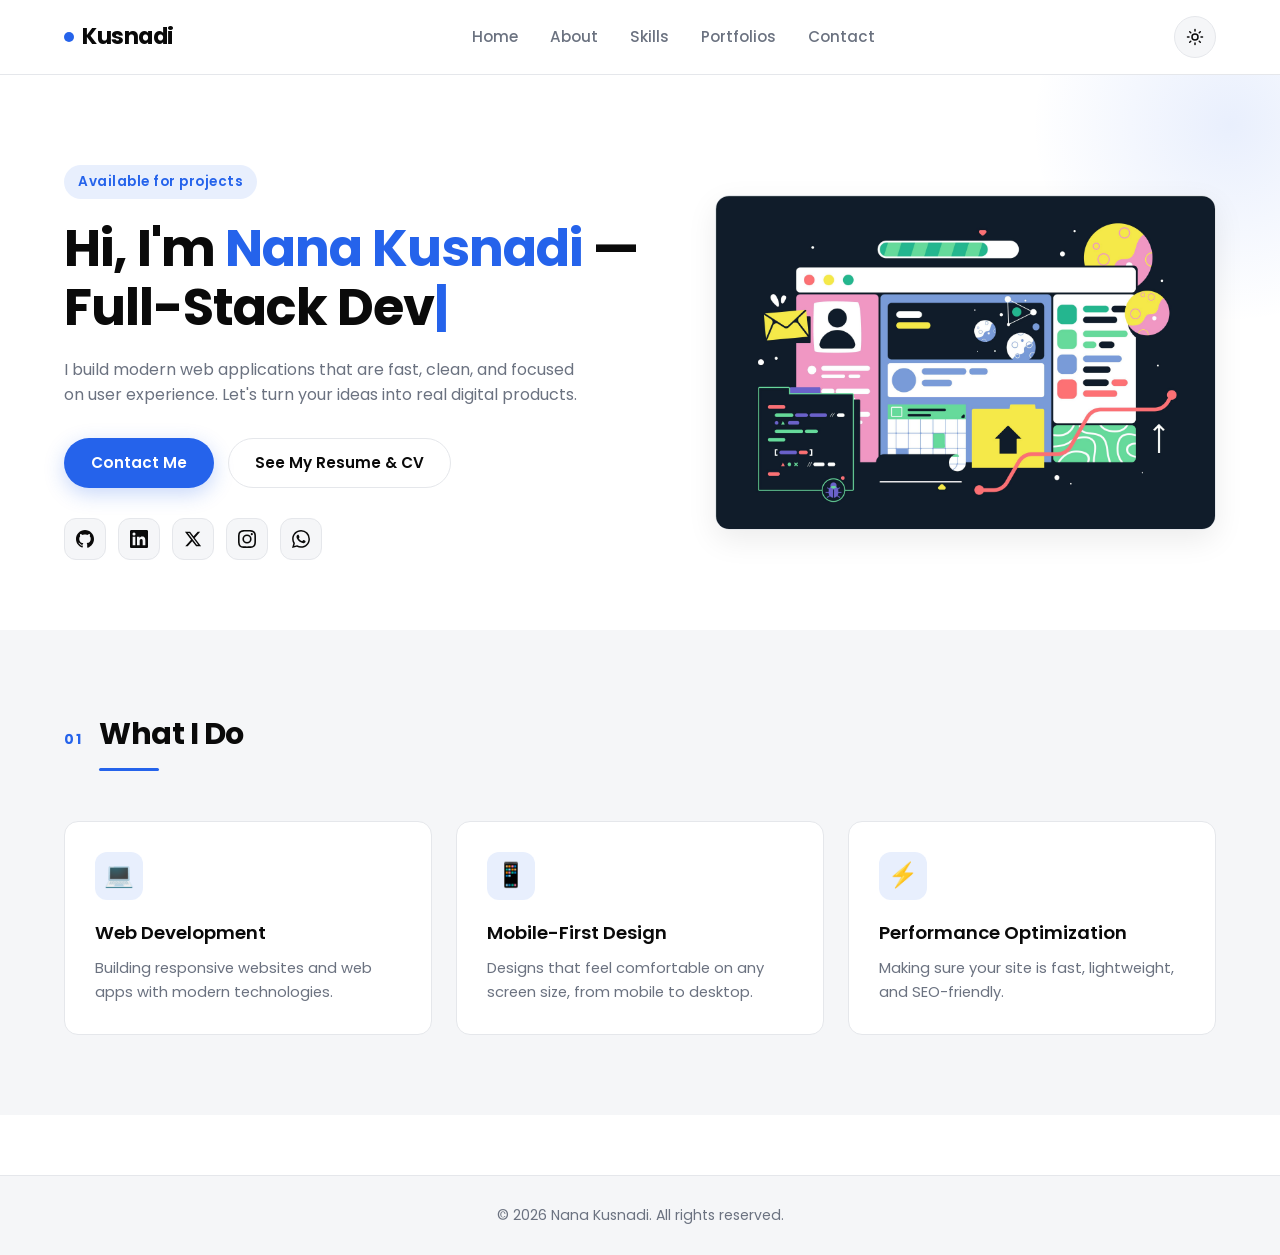
<file: index.html>
<!DOCTYPE html>
<html lang="en" data-theme="light">
<head>
    <meta charset="UTF-8">
    <meta name="viewport" content="width=device-width, initial-scale=1.0">
    <title>Nana Kusnadi — Portfolio</title>
    <link href="https://fonts.googleapis.com/css2?family=Poppins:wght@400;500;600;700&display=swap" rel="stylesheet">
    <link rel="stylesheet" href="style.css">
</head>
<body>

    <!-- ===== HEADER ===== -->
    <header class="header">
        <div class="container nav-container">
            <a href="index.html" class="logo">
                <span class="logo-dot"></span>Kusnadi
            </a>

            <nav class="navbar" id="navbar">
                <ul class="nav-links">
                    <li><a href="index.html">Home</a></li>
                    <li><a href="about.html">About</a></li>
                    <li><a href="skills.html">Skills</a></li>
                    <li><a href="portfolios.html">Portfolios</a></li>
                    <li><a href="contacts.html">Contact</a></li>
                </ul>
            </nav>

            <div class="nav-actions">
                <button class="theme-toggle" id="theme-toggle" aria-label="Toggle theme">
                    <svg class="icon-sun" viewBox="0 0 24 24" fill="none" stroke="currentColor" stroke-width="2" stroke-linecap="round" stroke-linejoin="round">
                        <circle cx="12" cy="12" r="4"/>
                        <path d="M12 2v2M12 20v2M4.93 4.93l1.41 1.41M17.66 17.66l1.41 1.41M2 12h2M20 12h2M4.93 19.07l1.41-1.41M17.66 6.34l1.41-1.41"/>
                    </svg>
                    <svg class="icon-moon" viewBox="0 0 24 24" fill="none" stroke="currentColor" stroke-width="2" stroke-linecap="round" stroke-linejoin="round">
                        <path d="M21 12.79A9 9 0 1111.21 3 7 7 0 0021 12.79z"/>
                    </svg>
                </button>

                <button class="menu-toggle" id="menu-toggle" aria-label="Open menu">
                    <span></span><span></span><span></span>
                </button>
            </div>
        </div>
    </header>

    <main>
        <!-- ===== HERO ===== -->
        <section class="hero">
            <div class="container hero-content">
                <div class="hero-text">
                    <span class="hero-label">Available for projects</span>
                    <h1>Hi, I'm <span class="accent">Nana Kusnadi</span> —<br><span id="typing-text"></span><span class="cursor">|</span></h1>
                    <p>
                        I build modern web applications that are fast, clean, and
                        focused on user experience. Let's turn your ideas into
                        real digital products.
                    </p>

                    <div class="hero-buttons">
                        <a href="contacts.html" class="btn-primary">Contact Me</a>
                        <a href="assets/resume.pdf" target="_blank" class="btn-secondary">
                            See My Resume &amp; CV
                        </a>
                    </div>

                    <div class="social-links">
                        <a href="https://github.com/Kusnadi34" target="_blank" aria-label="GitHub">
                            <svg width="18" height="18" viewBox="0 0 24 24" fill="currentColor"><path d="M12 0C5.37 0 0 5.37 0 12c0 5.3 3.438 9.8 8.205 11.385.6.113.82-.258.82-.577 0-.285-.01-1.04-.015-2.04-3.338.724-4.042-1.61-4.042-1.61C4.422 18.07 3.633 17.7 3.633 17.7c-1.087-.744.084-.729.084-.729 1.205.084 1.838 1.236 1.838 1.236 1.07 1.835 2.809 1.305 3.495.998.108-.776.417-1.305.76-1.605-2.665-.3-5.466-1.332-5.466-5.93 0-1.31.465-2.38 1.235-3.22-.135-.303-.54-1.523.105-3.176 0 0 1.005-.322 3.3 1.23.96-.267 1.98-.4 3-.405 1.02.005 2.04.138 3 .405 2.28-1.552 3.285-1.23 3.285-1.23.645 1.653.24 2.873.12 3.176.765.84 1.23 1.91 1.23 3.22 0 4.61-2.805 5.625-5.475 5.92.42.36.81 1.096.81 2.22 0 1.606-.015 2.896-.015 3.286 0 .315.21.69.825.57C20.565 21.795 24 17.295 24 12c0-6.63-5.37-12-12-12z"/></svg>
                        </a>
                        <a href="www.linkedin.com/in/nana-kusnadi" target="_blank" aria-label="LinkedIn">
                            <svg width="18" height="18" viewBox="0 0 24 24" fill="currentColor"><path d="M20.447 20.452h-3.554v-5.569c0-1.328-.027-3.037-1.852-3.037-1.853 0-2.136 1.445-2.136 2.939v5.667H9.351V9h3.414v1.561h.046c.477-.9 1.637-1.85 3.37-1.85 3.601 0 4.267 2.37 4.267 5.455v6.286zM5.337 7.433a2.062 2.062 0 01-2.063-2.065 2.064 2.064 0 112.063 2.065zm1.782 13.019H3.555V9h3.564v11.452zM22.225 0H1.771C.792 0 0 .774 0 1.729v20.542C0 23.227.792 24 1.771 24h20.451C23.2 24 24 23.227 24 22.271V1.729C24 .774 23.2 0 22.222 0h.003z"/></svg>
                        </a>
                        <a href="https://x.com/NanaKusnadi14" target="_blank" aria-label="Twitter">
                            <svg width="18" height="18" viewBox="0 0 24 24" fill="currentColor"><path d="M18.244 2.25h3.308l-7.227 8.26 8.502 11.24H16.17l-5.214-6.817L4.99 21.75H1.68l7.73-8.835L1.254 2.25H8.08l4.713 6.231zm-1.161 17.52h1.833L7.084 4.126H5.117z"/></svg>
                        </a>
                        <a href="https://www.instagram.com/nanakusnadi035?igsi=ZGUzMzM3NWJiOQ==" target="_blank" aria-label="Instagram">
                            <svg width="18" height="18" viewBox="0 0 24 24" fill="currentColor"><path d="M12 2.163c3.204 0 3.584.012 4.85.07 3.252.148 4.771 1.691 4.919 4.919.058 1.265.069 1.645.069 4.849 0 3.205-.012 3.584-.069 4.849-.149 3.225-1.664 4.771-4.919 4.919-1.266.058-1.644.07-4.85.07-3.204 0-3.584-.012-4.849-.07-3.26-.149-4.771-1.699-4.919-4.92-.058-1.265-.07-1.644-.07-4.849 0-3.204.013-3.583.07-4.849.149-3.227 1.664-4.771 4.919-4.919 1.266-.057 1.645-.069 4.849-.069zM12 0C8.741 0 8.333.014 7.053.072 2.695.272.273 2.69.073 7.052.014 8.333 0 8.741 0 12c0 3.259.014 3.668.072 4.948.2 4.358 2.618 6.78 6.98 6.98C8.333 23.986 8.741 24 12 24c3.259 0 3.668-.014 4.948-.072 4.354-.2 6.782-2.618 6.979-6.98.059-1.28.073-1.689.073-4.948 0-3.259-.014-3.667-.072-4.947-.196-4.354-2.617-6.78-6.979-6.98C15.668.014 15.259 0 12 0zm0 5.838a6.162 6.162 0 100 12.324 6.162 6.162 0 000-12.324zM12 16a4 4 0 110-8 4 4 0 010 8zm6.406-11.845a1.44 1.44 0 100 2.881 1.44 1.44 0 000-2.881z"/></svg>
                        </a>
                        <a href="https://wa.me/6283116494947?text=Halo%20Nana%2C%20saya%20tertarik%20dengan%20portofolio%20Anda" target="_blank" aria-label="WhatsApp">
                            <svg width="18" height="18" viewBox="0 0 24 24" fill="currentColor"><path d="M17.472 14.382c-.297-.149-1.758-.867-2.03-.967-.273-.099-.471-.148-.67.15-.197.297-.767.966-.94 1.164-.173.199-.347.223-.644.075-.297-.15-1.255-.463-2.39-1.475-.883-.788-1.48-1.761-1.653-2.059-.173-.297-.018-.458.13-.606.134-.133.298-.347.446-.52.149-.174.198-.298.298-.497.099-.198.05-.371-.025-.52-.075-.149-.669-1.612-.916-2.207-.242-.579-.487-.5-.669-.51-.173-.008-.371-.01-.57-.01-.198 0-.52.074-.792.372-.272.297-1.04 1.016-1.04 2.479 0 1.462 1.065 2.875 1.213 3.074.149.198 2.096 3.2 5.077 4.487.709.306 1.262.489 1.694.625.712.227 1.36.195 1.871.118.571-.085 1.758-.719 2.006-1.413.248-.694.248-1.289.173-1.413-.074-.124-.272-.198-.57-.347m-5.421 7.403h-.004a9.87 9.87 0 01-5.031-1.378l-.361-.214-3.741.982.998-3.648-.235-.374a9.86 9.86 0 01-1.51-5.26c.001-5.45 4.436-9.884 9.888-9.884 2.64 0 5.122 1.03 6.988 2.898a9.825 9.825 0 012.893 6.994c-.003 5.45-4.437 9.884-9.885 9.884m8.413-18.297A11.815 11.815 0 0012.05 0C5.495 0 .16 5.335.157 11.892c0 2.096.547 4.142 1.588 5.945L.057 24l6.305-1.654a11.882 11.882 0 005.683 1.448h.005c6.554 0 11.89-5.335 11.893-11.893a11.821 11.821 0 00-3.48-8.413Z"/></svg>
                        </a>
                    </div>
                </div>

                <div class="hero-image">
                    <img src="assets/5213655.jpg" alt="Abstract digital illustration">
                </div>
            </div>
        </section>

        <!-- ===== WHAT I DO ===== -->
        <section class="section section-alt">
            <div class="container">
                <div class="section-head reveal">
                    <span class="section-num">01</span>
                    <h2 class="section-title">What I Do</h2>
                </div>
                <div class="grid-3">
                    <div class="card reveal">
                        <div class="icon">💻</div>
                        <h3>Web Development</h3>
                        <p>Building responsive websites and web apps with modern technologies.</p>
                    </div>
                    <div class="card reveal">
                        <div class="icon">📱</div>
                        <h3>Mobile-First Design</h3>
                        <p>Designs that feel comfortable on any screen size, from mobile to desktop.</p>
                    </div>
                    <div class="card reveal">
                        <div class="icon">⚡</div>
                        <h3>Performance Optimization</h3>
                        <p>Making sure your site is fast, lightweight, and SEO-friendly.</p>
                    </div>
                </div>
            </div>
        </section>
    </main>

    <footer class="footer">
        <div class="container">
            <p>&copy; 2026 Nana Kusnadi. All rights reserved.</p>
        </div>
    </footer>

    <script src="script.js"></script>
</body>
</html>
</file>
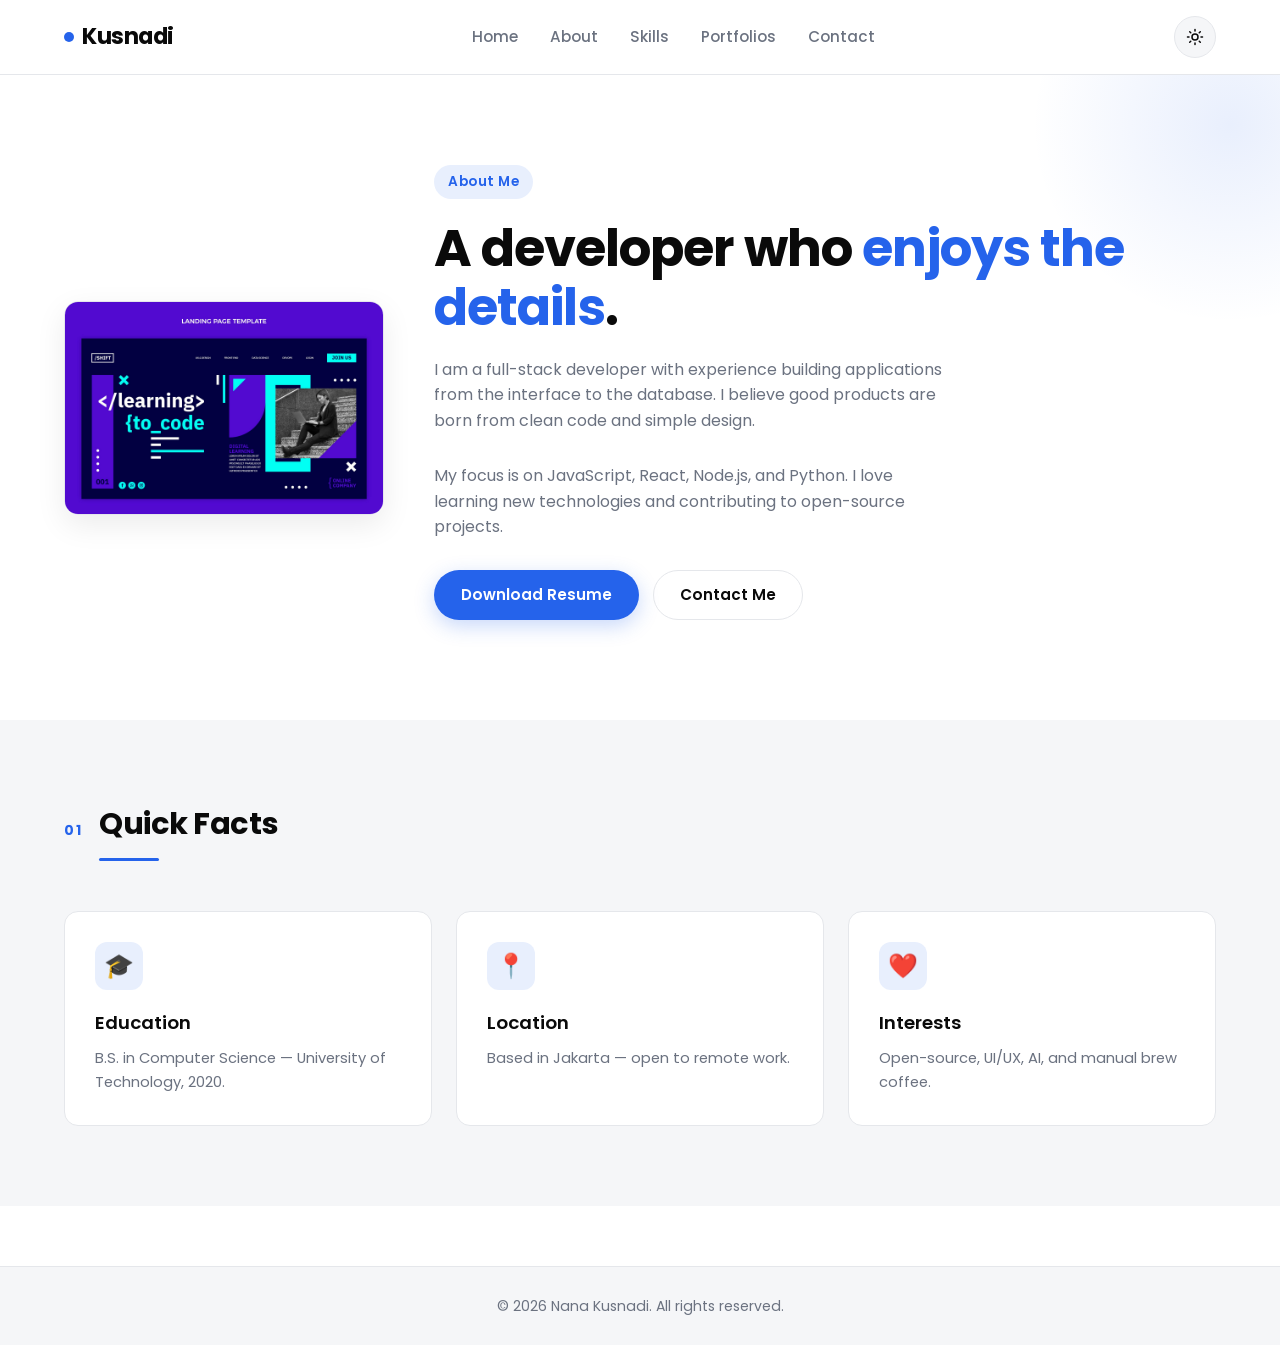
<file: about.html>
<!DOCTYPE html>
<html lang="en" data-theme="light">
<head>
    <meta charset="UTF-8">
    <meta name="viewport" content="width=device-width, initial-scale=1.0">
    <title>About — Nana Kusnadi</title>
    <link href="https://fonts.googleapis.com/css2?family=Poppins:wght@400;500;600;700&display=swap" rel="stylesheet">
    <link rel="stylesheet" href="style.css">
</head>
<body>

    <header class="header">
        <div class="container nav-container">
            <a href="index.html" class="logo"><span class="logo-dot"></span>Kusnadi</a>
            <nav class="navbar" id="navbar">
                <ul class="nav-links">
                    <li><a href="index.html">Home</a></li>
                    <li><a href="about.html">About</a></li>
                    <li><a href="skills.html">Skills</a></li>
                    <li><a href="portfolios.html">Portfolios</a></li>
                    <li><a href="contacts.html">Contact</a></li>
                </ul>
            </nav>
            <div class="nav-actions">
                <button class="theme-toggle" id="theme-toggle" aria-label="Toggle theme">
                    <svg class="icon-sun" viewBox="0 0 24 24" fill="none" stroke="currentColor" stroke-width="2" stroke-linecap="round" stroke-linejoin="round"><circle cx="12" cy="12" r="4"/><path d="M12 2v2M12 20v2M4.93 4.93l1.41 1.41M17.66 17.66l1.41 1.41M2 12h2M20 12h2M4.93 19.07l1.41-1.41M17.66 6.34l1.41-1.41"/></svg>
                    <svg class="icon-moon" viewBox="0 0 24 24" fill="none" stroke="currentColor" stroke-width="2" stroke-linecap="round" stroke-linejoin="round"><path d="M21 12.79A9 9 0 1111.21 3 7 7 0 0021 12.79z"/></svg>
                </button>
                <button class="menu-toggle" id="menu-toggle" aria-label="Open menu"><span></span><span></span><span></span></button>
            </div>
        </div>
    </header>

    <main>
        <section class="hero">
            <div class="container hero-content">
                <div class="hero-image" style="flex: 0 0 320px;">
                    <img src="assets/6141971.jpg" alt="Landing page template design">
                </div>
                <div class="hero-text">
                    <span class="hero-label">About Me</span>
                    <h1>A developer who <span class="accent">enjoys the details</span>.</h1>
                    <p>
                        I am a full-stack developer with experience building applications
                        from the interface to the database. I believe good products are
                        born from clean code and simple design.
                    </p>
                    <p>
                        My focus is on JavaScript, React, Node.js, and Python.
                        I love learning new technologies and contributing to
                        open-source projects.
                    </p>
                    <div class="hero-buttons">
                        <a href="assets/resume.pdf" target="_blank" class="btn-primary">Download Resume</a>
                        <a href="contacts.html" class="btn-secondary">Contact Me</a>
                    </div>
                </div>
            </div>
        </section>

        <section class="section section-alt">
            <div class="container">
                <div class="section-head reveal">
                    <span class="section-num">01</span>
                    <h2 class="section-title">Quick Facts</h2>
                </div>
                <div class="grid-3">
                    <div class="card reveal">
                        <div class="icon">🎓</div>
                        <h3>Education</h3>
                        <p>B.S. in Computer Science — University of Technology, 2020.</p>
                    </div>
                    <div class="card reveal">
                        <div class="icon">📍</div>
                        <h3>Location</h3>
                        <p>Based in Jakarta — open to remote work.</p>
                    </div>
                    <div class="card reveal">
                        <div class="icon">❤️</div>
                        <h3>Interests</h3>
                        <p>Open-source, UI/UX, AI, and manual brew coffee.</p>
                    </div>
                </div>
            </div>
        </section>
    </main>

    <footer class="footer"><div class="container"><p>&copy; 2026 Nana Kusnadi. All rights reserved.</p></div></footer>
    <script src="script.js"></script>
</body>
</html>
</file>
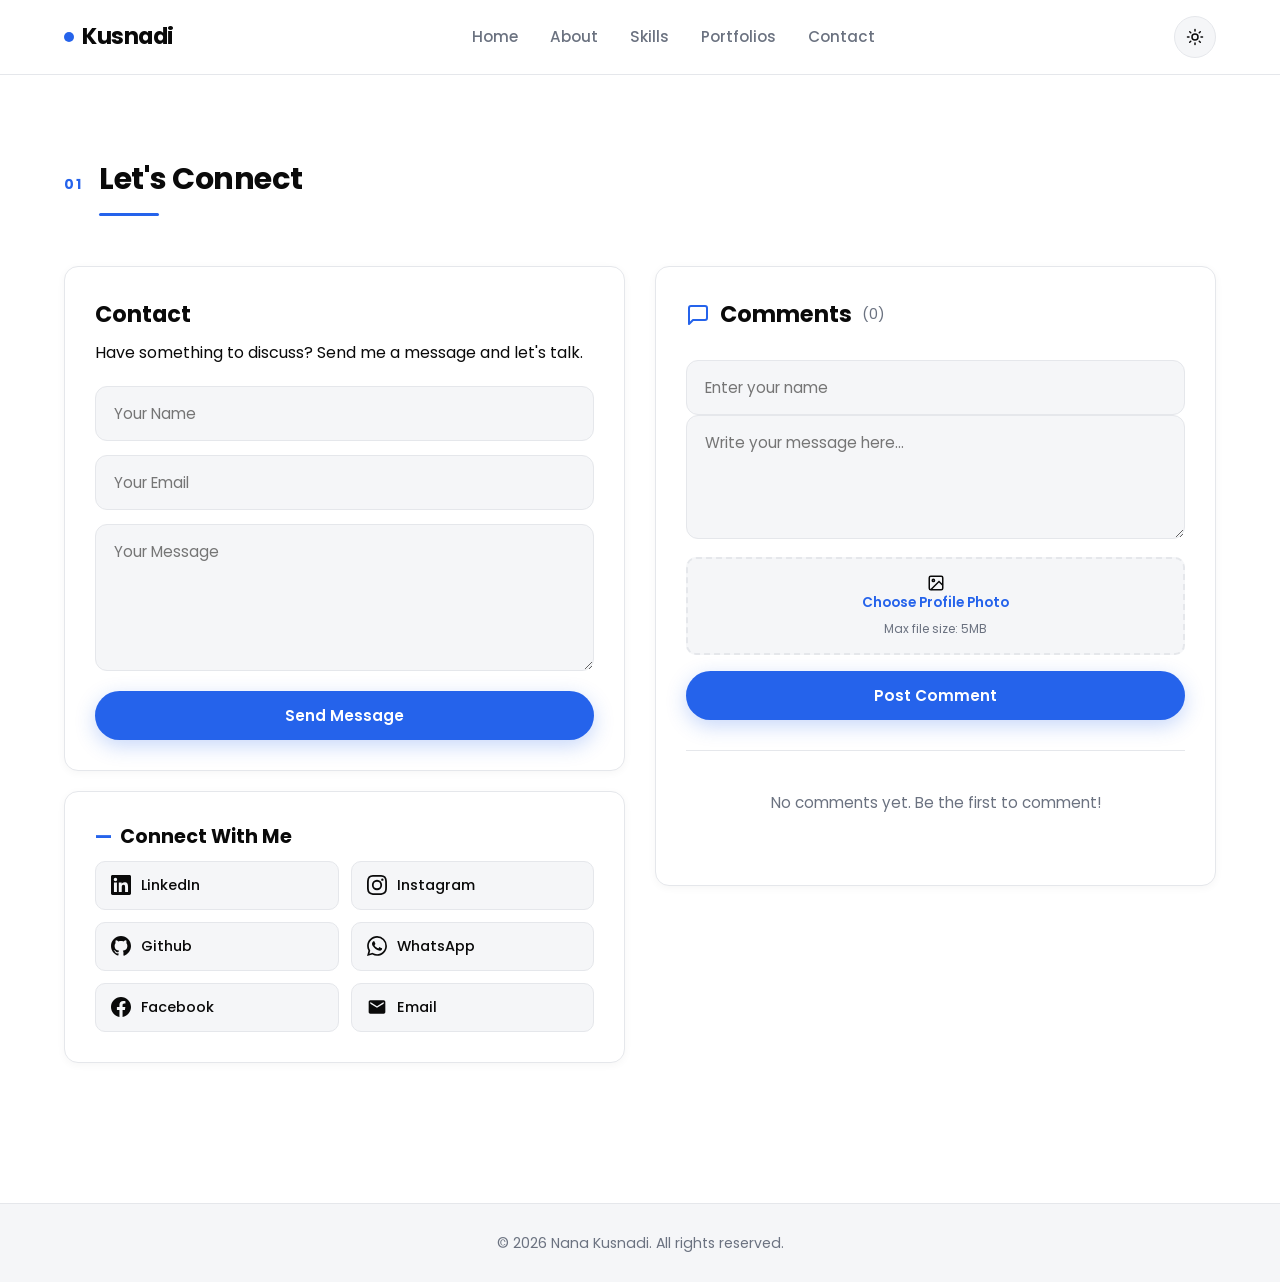
<file: contacts.html>
<!DOCTYPE html>
<html lang="en" data-theme="light">
<head>
    <meta charset="UTF-8">
    <meta name="viewport" content="width=device-width, initial-scale=1.0">
    <title>Contact — Nana Kusnadi</title>
    <link href="https://fonts.googleapis.com/css2?family=Poppins:wght@400;500;600;700&display=swap" rel="stylesheet">
    <link rel="stylesheet" href="style.css">
</head>
<body>

    <header class="header">
        <div class="container nav-container">
            <a href="index.html" class="logo"><span class="logo-dot"></span>Kusnadi</a>
            <nav class="navbar" id="navbar">
                <ul class="nav-links">
                    <li><a href="index.html">Home</a></li>
                    <li><a href="about.html">About</a></li>
                    <li><a href="skills.html">Skills</a></li>
                    <li><a href="portfolios.html">Portfolios</a></li>
                    <li><a href="contacts.html">Contact</a></li>
                </ul>
            </nav>
            <div class="nav-actions">
                <button class="theme-toggle" id="theme-toggle" aria-label="Toggle theme">
                    <svg class="icon-sun" viewBox="0 0 24 24" fill="none" stroke="currentColor" stroke-width="2" stroke-linecap="round" stroke-linejoin="round"><circle cx="12" cy="12" r="4"/><path d="M12 2v2M12 20v2M4.93 4.93l1.41 1.41M17.66 17.66l1.41 1.41M2 12h2M20 12h2M4.93 19.07l1.41-1.41M17.66 6.34l1.41-1.41"/></svg>
                    <svg class="icon-moon" viewBox="0 0 24 24" fill="none" stroke="currentColor" stroke-width="2" stroke-linecap="round" stroke-linejoin="round"><path d="M21 12.79A9 9 0 1111.21 3 7 7 0 0021 12.79z"/></svg>
                </button>
                <button class="menu-toggle" id="menu-toggle" aria-label="Open menu"><span></span><span></span><span></span></button>
            </div>
        </div>
    </header>

    <main>
        <section class="section">
            <div class="container">
                <div class="section-head reveal">
                    <span class="section-num">01</span>
                    <h2 class="section-title">Let's Connect</h2>
                </div>

                <!-- Two-Column Layout Grid -->
                <div class="contact-grid">
                    
                    <!-- LEFT COLUMN: Contact Form & Connect With Me -->
                    <div class="contact-column reveal">
                        <div class="contact-card mb-2">
                            <h3>Contact</h3>
                            <p class="text-muted mb-2">
                                Have something to discuss? Send me a message and let's talk.
                            </p>
                            
                            <!-- Contact Form -->
                            <form class="contact-form" id="contactForm">
                                <input type="text" placeholder="Your Name" required>
                                <input type="email" placeholder="Your Email" required>
                                <textarea rows="5" placeholder="Your Message" required></textarea>
                                <button type="submit" class="btn-primary">Send Message</button>
                            </form>
                        </div>

                        <!-- Connect With Me Section -->
                        <div class="contact-card">
                            <h3 class="mb-2" style="font-size: 1.2rem; display: flex; align-items: center; gap: 8px;">
                                <span style="color: var(--blue);">—</span> Connect With Me
                            </h3>
                            <div class="social-grid">
                                <!-- LinkedIn -->
                                <a href="https://www.linkedin.com/in/nana-kusnadi?trk=contact-info" target="_blank" class="social-btn">
                                    <svg width="20" height="20" viewBox="0 0 24 24" fill="currentColor"><path d="M20.447 20.452h-3.554v-5.569c0-1.328-.027-3.037-1.852-3.037-1.853 0-2.136 1.445-2.136 2.939v5.667H9.351V9h3.414v1.561h.046c.477-.9 1.637-1.85 3.37-1.85 3.601 0 4.267 2.37 4.267 5.455v6.286zM5.337 7.433a2.062 2.062 0 01-2.063-2.065 2.064 2.064 0 112.063 2.065zm1.782 13.019H3.555V9h3.564v11.452zM22.225 0H1.771C.792 0 0 .774 0 1.729v20.542C0 23.227.792 24 1.771 24h20.451C23.2 24 24 23.227 24 22.271V1.729C24 .774 23.2 0 22.222 0h.003z"/></svg>
                                    <span>LinkedIn</span>
                                </a>
                                <!-- Instagram -->
                                <a href="https://www.instagram.com/nanakusnadi035?igsi=ZGUzMzM3NWJiOQ==" target="_blank" class="social-btn">
                                    <svg width="20" height="20" viewBox="0 0 24 24" fill="currentColor"><path d="M12 2.163c3.204 0 3.584.012 4.85.07 3.252.148 4.771 1.691 4.919 4.919.058 1.265.069 1.645.069 4.849 0 3.205-.012 3.584-.069 4.849-.149 3.225-1.664 4.771-4.919 4.919-1.266.058-1.644.07-4.85.07-3.204 0-3.584-.012-4.849-.07-3.26-.149-4.771-1.699-4.919-4.92-.058-1.265-.07-1.644-.07-4.849 0-3.204.013-3.583.07-4.849.149-3.227 1.664-4.771 4.919-4.919 1.266-.057 1.645-.069 4.849-.069zM12 0C8.741 0 8.333.014 7.053.072 2.695.272.273 2.69.073 7.052.014 8.333 0 8.741 0 12c0 3.259.014 3.668.072 4.948.2 4.358 2.618 6.78 6.98 6.98C8.333 23.986 8.741 24 12 24c3.259 0 3.668-.014 4.948-.072 4.354-.2 6.782-2.618 6.979-6.98.059-1.28.073-1.689.073-4.948 0-3.259-.014-3.667-.072-4.947-.196-4.354-2.617-6.78-6.979-6.98C15.668.014 15.259 0 12 0zm0 5.838a6.162 6.162 0 100 12.324 6.162 6.162 0 000-12.324zM12 16a4 4 0 110-8 4 4 0 010 8zm6.406-11.845a1.44 1.44 0 100 2.881 1.44 1.44 0 000-2.881z"/></svg>
                                    <span>Instagram</span>
                                </a>
                                <!-- Github -->
                                <a href="https://github.com/Kusnadi34" target="_blank" class="social-btn">
                                    <svg width="20" height="20" viewBox="0 0 24 24" fill="currentColor"><path d="M12 0C5.37 0 0 5.37 0 12c0 5.3 3.438 9.8 8.205 11.385.6.113.82-.258.82-.577 0-.285-.01-1.04-.015-2.04-3.338.724-4.042-1.61-4.042-1.61C4.422 18.07 3.633 17.7 3.633 17.7c-1.087-.744.084-.729.084-.729 1.205.084 1.838 1.236 1.838 1.236 1.07 1.835 2.809 1.305 3.495.998.108-.776.417-1.305.76-1.605-2.665-.3-5.466-1.332-5.466-5.93 0-1.31.465-2.38 1.235-3.22-.135-.303-.54-1.523.105-3.176 0 0 1.005-.322 3.3 1.23.96-.267 1.98-.4 3-.405 1.02.005 2.04.138 3 .405 2.28-1.552 3.285-1.23 3.285-1.23.645 1.653.24 2.873.12 3.176.765.84 1.23 1.91 1.23 3.22 0 4.61-2.805 5.625-5.475 5.92.42.36.81 1.096.81 2.22 0 1.606-.015 2.896-.015 3.286 0 .315.21.69.825.57C20.565 21.795 24 17.295 24 12c0-6.63-5.37-12-12-12z"/></svg>
                                    <span>Github</span>
                                </a>
                                <!-- WhatsApp -->
                                <a href="https://wa.me/6283116494947?text=Halo%20Nana%2C%20saya%20tertarik%20dengan%20portofolio%20Anda" target="_blank" class="social-btn">
                                    <svg width="20" height="20" viewBox="0 0 24 24" fill="currentColor"><path d="M17.472 14.382c-.297-.149-1.758-.867-2.03-.967-.273-.099-.471-.148-.67.15-.197.297-.767.966-.94 1.164-.173.199-.347.223-.644.075-.297-.15-1.255-.463-2.39-1.475-.883-.788-1.48-1.761-1.653-2.059-.173-.297-.018-.458.13-.606.134-.133.298-.347.446-.52.149-.174.198-.298.298-.497.099-.198.05-.371-.025-.52-.075-.149-.669-1.612-.916-2.207-.242-.579-.487-.5-.669-.51-.173-.008-.371-.01-.57-.01-.198 0-.52.074-.792.372-.272.297-1.04 1.016-1.04 2.479 0 1.462 1.065 2.875 1.213 3.074.149.198 2.096 3.2 5.077 4.487.709.306 1.262.489 1.694.625.712.227 1.36.195 1.871.118.571-.085 1.758-.719 2.006-1.413.248-.694.248-1.289.173-1.413-.074-.124-.272-.198-.57-.347m-5.421 7.403h-.004a9.87 9.87 0 01-5.031-1.378l-.361-.214-3.741.982.998-3.648-.235-.374a9.86 9.86 0 01-1.51-5.26c.001-5.45 4.436-9.884 9.888-9.884 2.64 0 5.122 1.03 6.988 2.898a9.825 9.825 0 012.893 6.994c-.003 5.45-4.437 9.884-9.885 9.884m8.413-18.297A11.815 11.815 0 0012.05 0C5.495 0 .16 5.335.157 11.892c0 2.096.547 4.142 1.588 5.945L.057 24l6.305-1.654a11.882 11.882 0 005.683 1.448h.005c6.554 0 11.89-5.335 11.893-11.893a11.821 11.821 0 00-3.48-8.413Z"/></svg>
                                    <span>WhatsApp</span>
                                </a>
                                <!-- Facebook -->
                                <a href="https://m.facebook.com/nana.kusnadi.1656" target="_blank" class="social-btn">
                                    <svg width="20" height="20" viewBox="0 0 24 24" fill="currentColor"><path d="M24 12.073c0-6.627-5.373-12-12-12s-12 5.373-12 12c0 5.99 4.388 10.954 10.125 11.854v-8.385H7.078v-3.47h3.047V9.43c0-3.007 1.792-4.669 4.533-4.669 1.312 0 2.686.235 2.686.235v2.953H15.83c-1.491 0-1.956.925-1.956 1.874v2.25h3.328l-.532 3.47h-2.796v8.385C19.612 23.027 24 18.062 24 12.073z"/></svg>
                                    <span>Facebook</span>
                                </a>
                                <!-- EMAIL -->
                                <a href="mailto:nanakusnadi035@gmail.com" class="social-btn">
                                    <svg width="20" height="20" viewBox="0 0 24 24" fill="currentColor"><path d="M20 4H4c-1.1 0-1.99.9-1.99 2L2 18c0 1.1.9 2 2 2h16c1.1 0 2-.9 2-2V6c0-1.1-.9-2-2-2zm0 4l-8 5-8-5V6l8 5 8-5v2z"/></svg>
                                    <span>Email</span>
                                </a>
                            </div>
                        </div>
                    </div>

                    <!-- RIGHT COLUMN: Comments Section -->
                    <div class="contact-column reveal">
                        <div class="contact-card" style="">
                            <div style="display: flex; justify-content: space-between; align-items: center; margin-bottom: 20px;">
                                <h3 style="font-size: 1.4rem; display: flex; align-items: center; gap: 10px;">
                                    <svg width="24" height="24" viewBox="0 0 24 24" fill="none" stroke="var(--blue)" stroke-width="2" stroke-linecap="round" stroke-linejoin="round"><path d="M21 15a2 2 0 0 1-2 2H7l-4 4V5a2 2 0 0 1 2-2h14a2 2 0 0 1 2 2z"/></svg>
                                    Comments <span style="font-size: 0.9rem; font-weight: 400; color: var(--text-muted);">(0)</span>
                                </h3>
                            </div>
                            
                            <!-- Comment Form -->
                            <form class="comment-form" id="commentForm" style="margin-bottom: 30px;">
                                <input type="text" placeholder="Enter your name" required>
                                <textarea rows="4" placeholder="Write your message here..." required></textarea>
                                <div class="file-upload">
                                    <label for="commentPhoto" class="file-label">
                                        <svg width="18" height="18" viewBox="0 0 24 24" fill="none" stroke="currentColor" stroke-width="2"><rect x="3" y="3" width="18" height="18" rx="2" ry="2"/><circle cx="8.5" cy="8.5" r="1.5"/><polyline points="21 15 16 10 5 21"/></svg>
                                        <span>Choose Profile Photo</span>
                                        <small>Max file size: 5MB</small>
                                    </label>
                                    <input type="file" id="commentPhoto" accept="image/*" style="display: none;">
                                </div>
                                <button type="submit" class="btn-primary">Post Comment</button>
                            </form>

                            <!-- Empty Comments List -->
                            <div style="text-align: center; padding: 40px 0; border-top: 1px solid var(--border);">
                                <p style="color: var(--text-muted); font-size: 0.95rem;">No comments yet. Be the first to comment!</p>
                            </div>
                        </div>
                    </div>

                </div>
            </div>
        </section>
    </main>

    <footer class="footer"><div class="container"><p>&copy; 2026 Nana Kusnadi. All rights reserved.</p></div></footer>
    <script src="script.js"></script>
</body>
</html>
</file>
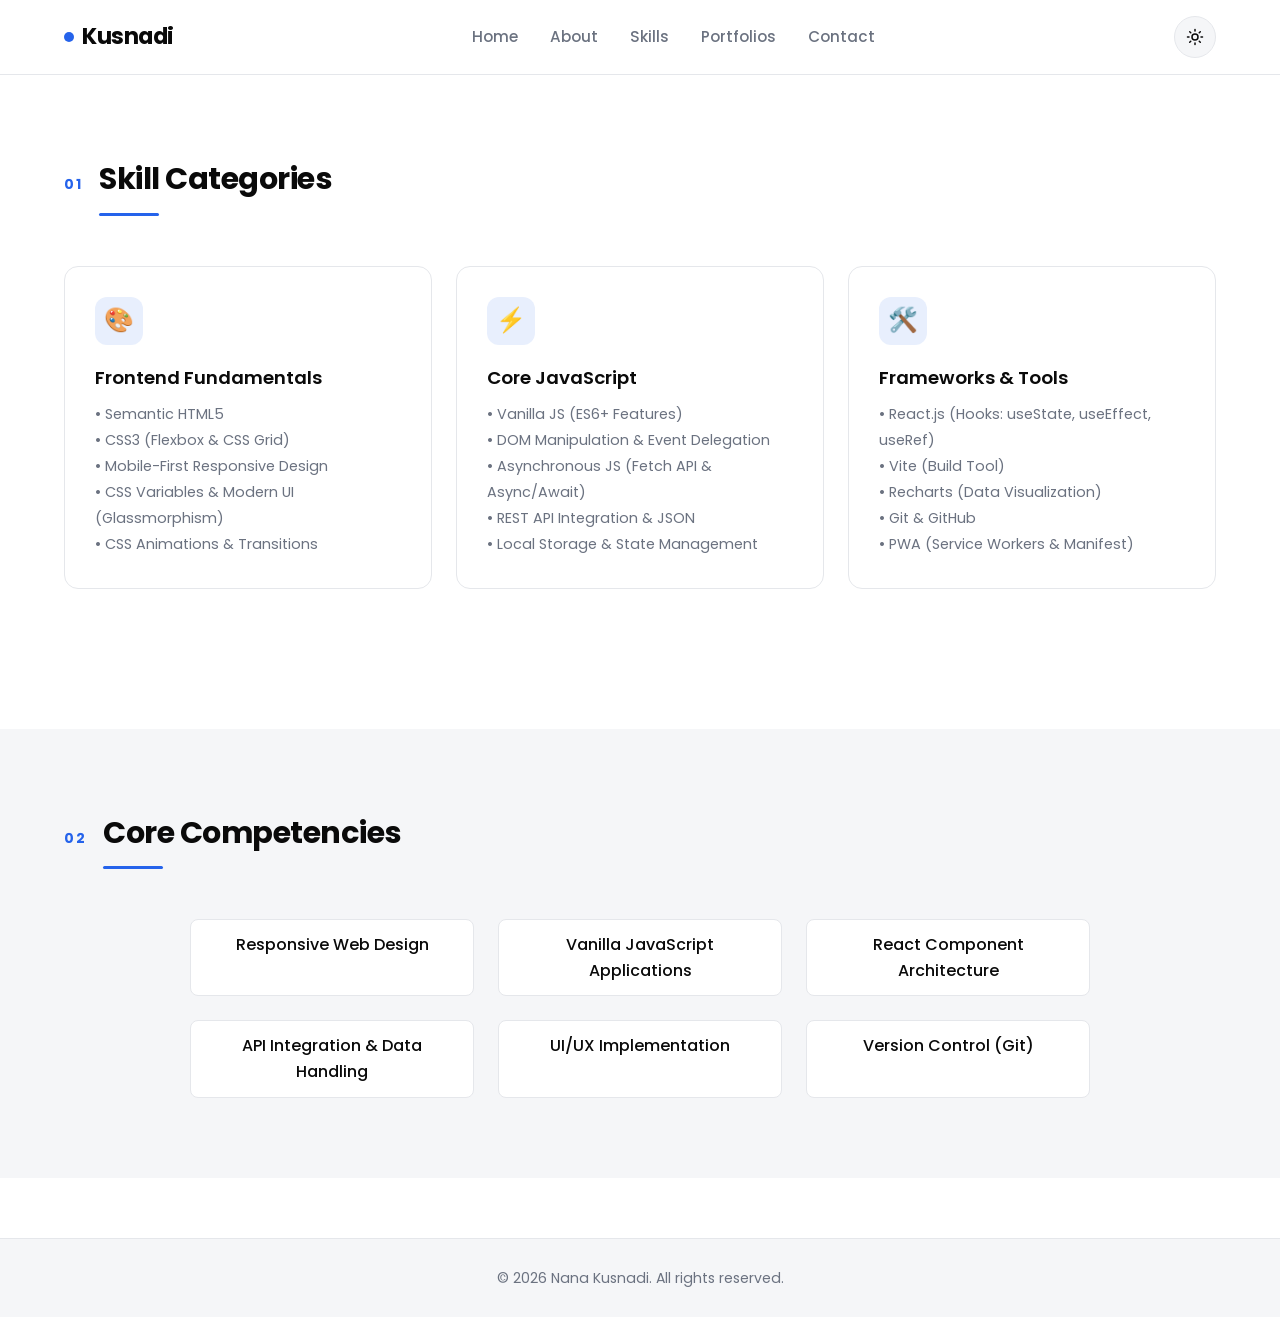
<file: skills.html>
<!DOCTYPE html>
<html lang="en" data-theme="light">
<head>
    <meta charset="UTF-8">
    <meta name="viewport" content="width=device-width, initial-scale=1.0">
    <title>Skills — Nana Kusnadi</title>
    <link href="https://fonts.googleapis.com/css2?family=Poppins:wght@400;500;600;700&display=swap" rel="stylesheet">
    <link rel="stylesheet" href="style.css">
</head>
<body>

    <header class="header">
        <div class="container nav-container">
            <a href="index.html" class="logo"><span class="logo-dot"></span>Kusnadi</a>
            <nav class="navbar" id="navbar">
                <ul class="nav-links">
                    <li><a href="index.html">Home</a></li>
                    <li><a href="about.html">About</a></li>
                    <li><a href="skills.html">Skills</a></li>
                    <li><a href="portfolios.html">Portfolios</a></li>
                    <li><a href="contacts.html">Contact</a></li>
                </ul>
            </nav>
            <div class="nav-actions">
                <button class="theme-toggle" id="theme-toggle" aria-label="Toggle theme">
                    <svg class="icon-sun" viewBox="0 0 24 24" fill="none" stroke="currentColor" stroke-width="2" stroke-linecap="round" stroke-linejoin="round"><circle cx="12" cy="12" r="4"/><path d="M12 2v2M12 20v2M4.93 4.93l1.41 1.41M17.66 17.66l1.41 1.41M2 12h2M20 12h2M4.93 19.07l1.41-1.41M17.66 6.34l1.41-1.41"/></svg>
                    <svg class="icon-moon" viewBox="0 0 24 24" fill="none" stroke="currentColor" stroke-width="2" stroke-linecap="round" stroke-linejoin="round"><path d="M21 12.79A9 9 0 1111.21 3 7 7 0 0021 12.79z"/></svg>
                </button>
                <button class="menu-toggle" id="menu-toggle" aria-label="Open menu"><span></span><span></span><span></span></button>
            </div>
        </div>
    </header>

    <main>
        <section class="section">
            <div class="container">
                <div class="section-head reveal">
                    <span class="section-num">01</span>
                    <h2 class="section-title">Skill Categories</h2>
                </div>

                <div class="grid-3">
                    <!-- Frontend Fundamentals -->
                    <div class="card reveal">
                        <div class="icon">🎨</div>
                        <h3>Frontend Fundamentals</h3>
                        <ul style="color: var(--text-muted); font-size: 0.9rem; margin-top: 10px; line-height: 1.8;">
                            <li>• Semantic HTML5</li>
                            <li>• CSS3 (Flexbox & CSS Grid)</li>
                            <li>• Mobile-First Responsive Design</li>
                            <li>• CSS Variables & Modern UI (Glassmorphism)</li>
                            <li>• CSS Animations & Transitions</li>
                        </ul>
                    </div>

                    <!-- Core JavaScript -->
                    <div class="card reveal">
                        <div class="icon">⚡</div>
                        <h3>Core JavaScript</h3>
                        <ul style="color: var(--text-muted); font-size: 0.9rem; margin-top: 10px; line-height: 1.8;">
                            <li>• Vanilla JS (ES6+ Features)</li>
                            <li>• DOM Manipulation & Event Delegation</li>
                            <li>• Asynchronous JS (Fetch API & Async/Await)</li>
                            <li>• REST API Integration & JSON</li>
                            <li>• Local Storage & State Management</li>
                        </ul>
                    </div>

                    <!-- Frameworks & Tools -->
                    <div class="card reveal">
                        <div class="icon">🛠️</div>
                        <h3>Frameworks & Tools</h3>
                        <ul style="color: var(--text-muted); font-size: 0.9rem; margin-top: 10px; line-height: 1.8;">
                            <li>• React.js (Hooks: useState, useEffect, useRef)</li>
                            <li>• Vite (Build Tool)</li>
                            <li>• Recharts (Data Visualization)</li>
                            <li>• Git & GitHub</li>
                            <li>• PWA (Service Workers & Manifest)</li>
                        </ul>
                    </div>
                </div>
            </div>
        </section>

        <!-- Proficiency Level -->
        <section class="section section-alt">
            <div class="container">
                <div class="section-head reveal">
                    <span class="section-num">02</span>
                    <h2 class="section-title">Core Competencies</h2>
                </div>

                <div class="grid-3 reveal" style="max-width: 900px; margin: 0 auto;">
                    <div class="skill-item">Responsive Web Design</div>
                    <div class="skill-item">Vanilla JavaScript Applications</div>
                    <div class="skill-item">React Component Architecture</div>
                    <div class="skill-item">API Integration & Data Handling</div>
                    <div class="skill-item">UI/UX Implementation</div>
                    <div class="skill-item">Version Control (Git)</div>
                </div>
            </div>
        </section>
    </main>

    <footer class="footer"><div class="container"><p>&copy; 2026 Nana Kusnadi. All rights reserved.</p></div></footer>
    <script src="script.js"></script>
</body>
</html>
</file>
<file: style.css>
/* PORTFOLIO STYLES — BLACK / WHITE / BLUE THEME */

/* ---------- 1. THEME VARIABLES ---------- */
:root {
    --bg: #ffffff;
    --bg-alt: #f5f6f8;
    --bg-card: #ffffff;
    --text: #0a0a0a;
    --text-muted: #6b7280;
    --border: #e5e7eb;
    --blue: #2563eb;
    --blue-hover: #1d4ed8;
    --blue-soft: rgba(37, 99, 235, 0.10);
    --shadow-sm: 0 2px 8px rgba(0, 0, 0, 0.04);
    --shadow-md: 0 10px 30px rgba(0, 0, 0, 0.08);
    --radius: 14px;
    --transition: 0.3s cubic-bezier(0.4, 0, 0.2, 1);
}

[data-theme="dark"] {
    --bg: #0a0a0a;
    --bg-alt: #121212;
    --bg-card: #161616;
    --text: #f5f5f5;
    --text-muted: #9ca3af;
    --border: #262626;
    --blue: #3b82f6;
    --blue-hover: #60a5fa;
    --blue-soft: rgba(59, 130, 246, 0.15);
    --shadow-sm: 0 2px 8px rgba(0, 0, 0, 0.4);
    --shadow-md: 0 10px 30px rgba(0, 0, 0, 0.6);
}

/* ---------- 2. BASE RESET ---------- */
* {
    margin: 0;
    padding: 0;
    box-sizing: border-box;
}

html {
    scroll-behavior: smooth;
}

body {
    font-family: 'Poppins', sans-serif;
    background-color: var(--bg);
    color: var(--text);
    line-height: 1.6;
    transition: background-color var(--transition), color var(--transition);
}

img {
    max-width: 100%;
    display: block;
}

a {
    text-decoration: none;
    color: inherit;
}

ul {
    list-style: none;
}

.container {
    width: 90%;
    max-width: 1200px;
    margin: 0 auto;
}

/* ---------- 3. BUTTONS ---------- */
.btn-primary,
.btn-secondary,
.btn-ghost {
    display: inline-flex;
    align-items: center;
    justify-content: center;
    gap: 8px;
    padding: 12px 26px;
    border-radius: 999px;
    font-weight: 600;
    font-size: 0.95rem;
    font-family: inherit;
    cursor: pointer;
    border: 1.5px solid transparent;
    transition: all var(--transition);
    white-space: nowrap;
}

.btn-primary {
    background: var(--blue);
    color: #ffffff;
    box-shadow: 0 6px 20px rgba(37, 99, 235, 0.25);
}

.btn-primary:hover {
    background: var(--blue-hover);
    transform: translateY(-2px);
    box-shadow: 0 10px 25px rgba(37, 99, 235, 0.35);
}

.btn-secondary {
    background: transparent;
    color: var(--text);
    border-color: var(--border);
}

.btn-secondary:hover {
    border-color: var(--blue);
    color: var(--blue);
    transform: translateY(-2px);
}

.btn-ghost {
    background: var(--blue-soft);
    color: var(--blue);
}

.btn-ghost:hover {
    background: var(--blue);
    color: #ffffff;
}

/* ---------- 4. HEADER & NAVIGATION ---------- */
.header {
    position: sticky;
    top: 0;
    z-index: 100;
    background: color-mix(in srgb, var(--bg) 85%, transparent);
    backdrop-filter: blur(12px);
    -webkit-backdrop-filter: blur(12px);
    border-bottom: 1px solid var(--border);
}

.nav-container {
    display: flex;
    align-items: center;
    justify-content: space-between;
    padding: 16px 0;
    gap: 20px;
}

.logo {
    font-size: 1.4rem;
    font-weight: 700;
    letter-spacing: -0.5px;
    color: var(--text);
    display: flex;
    align-items: center;
    gap: 8px;
    order: 1;
}

.logo-dot {
    width: 10px;
    height: 10px;
    border-radius: 50%;
    background: var(--blue);
    display: inline-block;
}

.nav-actions {
    display: flex;
    align-items: center;
    gap: 10px;
    order: 3;
}

.theme-toggle {
    width: 42px;
    height: 42px;
    border-radius: 50%;
    background: var(--bg-alt);
    border: 1px solid var(--border);
    color: var(--text);
    cursor: pointer;
    display: flex;
    align-items: center;
    justify-content: center;
    transition: all var(--transition);
}

.theme-toggle:hover {
    background: var(--blue);
    color: #fff;
    border-color: var(--blue);
    transform: rotate(15deg);
}

.theme-toggle svg {
    width: 18px;
    height: 18px;
}

.theme-toggle .icon-moon {
    display: none;
}

[data-theme="dark"] .theme-toggle .icon-sun {
    display: none;
}

[data-theme="dark"] .theme-toggle .icon-moon {
    display: block;
}

.menu-toggle {
    display: flex;
    flex-direction: column;
    gap: 5px;
    background: none;
    border: none;
    cursor: pointer;
    padding: 8px;
}

.menu-toggle span {
    width: 24px;
    height: 2px;
    background: var(--text);
    border-radius: 3px;
    transition: var(--transition);
}

.navbar {
    order: 2;
    display: none;
    position: absolute;
    top: 100%;
    left: 0;
    width: 100%;
    background: var(--bg);
    border-bottom: 1px solid var(--border);
    padding: 20px 0;
}

.navbar.active {
    display: block;
}

.nav-links {
    display: flex;
    flex-direction: column;
    align-items: center;
    gap: 18px;
}

.nav-links a {
    font-size: 0.95rem;
    font-weight: 500;
    color: var(--text-muted);
    transition: color var(--transition);
}

.nav-links a:hover,
.nav-links a.active {
    color: var(--blue);
}

.nav-links a.active {
    font-weight: 600;
}

@media (min-width: 768px) {
    .menu-toggle {
        display: none;
    }

    .navbar {
        display: block;
        position: static;
        width: auto;
        background: transparent;
        border: none;
        padding: 0;
    }

    .nav-links {
        flex-direction: row;
        gap: 32px;
    }
}

/* ---------- 5. HERO SECTION ---------- */
.hero {
    padding: 90px 0 70px;
    background: var(--bg);
    position: relative;
    overflow: hidden;
}

.hero::before {
    content: "";
    position: absolute;
    top: -150px;
    right: -150px;
    width: 400px;
    height: 400px;
    background: radial-gradient(circle, var(--blue-soft), transparent 70%);
    pointer-events: none;
}

.hero-content {
    display: flex;
    flex-direction: column;
    gap: 50px;
    position: relative;
    z-index: 1;
}

.hero-label {
    display: inline-block;
    font-size: 0.85rem;
    font-weight: 600;
    color: var(--blue);
    background: var(--blue-soft);
    padding: 6px 14px;
    border-radius: 999px;
    margin-bottom: 20px;
    letter-spacing: 0.5px;
}

.hero-text h1 {
    font-size: 2.4rem;
    line-height: 1.15;
    font-weight: 700;
    letter-spacing: -1px;
    margin-bottom: 20px;
}

.hero-text h1 .accent {
    color: var(--blue);
}

.hero-text p {
    color: var(--text-muted);
    margin-bottom: 30px;
    max-width: 520px;
}

.hero-buttons {
    display: flex;
    flex-wrap: wrap;
    gap: 14px;
    margin-bottom: 30px;
}

.social-links {
    display: flex;
    gap: 12px;
}

.social-links a {
    width: 42px;
    height: 42px;
    border-radius: 12px;
    background: var(--bg-alt);
    border: 1px solid var(--border);
    color: var(--text);
    display: inline-flex;
    align-items: center;
    justify-content: center;
    transition: all var(--transition);
}

.social-links a:hover {
    background: var(--blue);
    color: #fff;
    border-color: var(--blue);
    transform: translateY(-3px);
}

.hero-image img {
    border-radius: var(--radius);
    box-shadow: var(--shadow-md);
    border: 1px solid var(--border);
}

@media (min-width: 768px) {
    .hero-content {
        flex-direction: row;
        align-items: center;
    }

    .hero-text {
        flex: 1.2;
    }

    .hero-image {
        flex: 1;
    }

    .hero-text h1 {
        font-size: 3.2rem;
    }
}

/* ---------- 6. SECTIONS & CARDS ---------- */
.section {
    padding: 80px 0;
}

.section-alt {
    background: var(--bg-alt);
}

.section-head {
    display: flex;
    align-items: center;
    gap: 16px;
    margin-bottom: 50px;
}

.section-num {
    font-size: 0.85rem;
    font-weight: 700;
    color: var(--blue);
    letter-spacing: 0.15em;
    font-family: 'Poppins', monospace;
}

.section-title {
    font-size: 1.9rem;
    font-weight: 700;
    letter-spacing: -0.5px;
    position: relative;
    padding-bottom: 12px;
}

.section-title::after {
    content: "";
    position: absolute;
    bottom: 0;
    left: 0;
    width: 60px;
    height: 3px;
    background: var(--blue);
    border-radius: 2px;
}

.grid-3 {
    display: grid;
    grid-template-columns: 1fr;
    gap: 24px;
}

.grid-auto {
    display: grid;
    grid-template-columns: repeat(auto-fit, minmax(220px, 1fr));
    gap: 24px;
}

@media (min-width: 768px) {
    .grid-3 {
        grid-template-columns: repeat(3, 1fr);
    }
}

.card {
    background: var(--bg-card);
    border: 1px solid var(--border);
    border-radius: var(--radius);
    padding: 30px;
    transition: all var(--transition);
    position: relative;
    overflow: hidden;
}

.card::before {
    content: "";
    position: absolute;
    top: 0;
    left: 0;
    width: 0;
    height: 3px;
    background: var(--blue);
    transition: width var(--transition);
}

.card:hover {
    transform: translateY(-6px);
    border-color: var(--blue);
    box-shadow: var(--shadow-md);
}

.card:hover::before {
    width: 100%;
}

.card .icon {
    width: 48px;
    height: 48px;
    border-radius: 12px;
    background: var(--blue-soft);
    color: var(--blue);
    display: flex;
    align-items: center;
    justify-content: center;
    font-size: 1.5rem;
    margin-bottom: 18px;
}

.card h3 {
    font-size: 1.15rem;
    margin-bottom: 10px;
    font-weight: 600;
}

.card p {
    color: var(--text-muted);
    font-size: 0.92rem;
}

/* ---------- 7. PORTFOLIO SPECIFIC ---------- */
.portfolio-card {
    background: var(--bg-card);
    border: 1px solid var(--border);
    border-radius: var(--radius);
    overflow: hidden;
    transition: all var(--transition);
    display: flex;
    flex-direction: column;
}

.portfolio-card:hover {
    transform: translateY(-6px);
    border-color: var(--blue);
    box-shadow: var(--shadow-md);
}

.portfolio-card img {
    width: 100%;
    height: 180px;
    object-fit: cover;
    border-bottom: 1px solid var(--border);
}

.portfolio-card-body {
    padding: 24px;
    flex: 1;
    display: flex;
    flex-direction: column;
}

.portfolio-card-body h3 {
    margin-bottom: 8px;
    font-size: 1.1rem;
}

.portfolio-card-body p {
    color: var(--text-muted);
    font-size: 0.9rem;
    margin-bottom: 14px;
}

.portfolio-tags {
    display: flex;
    flex-wrap: wrap;
    gap: 6px;
    margin-bottom: 16px;
}

.tag {
    font-size: 0.72rem;
    font-weight: 600;
    padding: 4px 10px;
    border-radius: 999px;
    background: var(--blue-soft);
    color: var(--blue);
}

.portfolio-card-body .btn-secondary {
    margin-top: auto;
    align-self: flex-start;
}

/* ---------- 8. SKILLS SPECIFIC ---------- */
.skill-item {
    padding: 12px 20px;
    background: var(--bg-card);
    border: 1px solid var(--border);
    border-radius: 8px;
    font-weight: 500;
    text-align: center;
    transition: all var(--transition);
    color: var(--text);
}

.skill-item:hover {
    border-color: var(--blue);
    color: var(--blue);
    transform: translateY(-2px);
    box-shadow: var(--shadow-sm);
}

/* ---------- 9. CONTACT PAGE SPECIFIC ---------- */
.contact-grid {
    display: grid;
    grid-template-columns: 1fr;
    gap: 30px;
}

@media (min-width: 992px) {
    .contact-grid {
        grid-template-columns: 1fr 1fr;
    }
}

.contact-card {
    background: var(--bg-card);
    border: 1px solid var(--border);
    border-radius: var(--radius);
    padding: 30px;
    box-shadow: var(--shadow-sm);
    height: 100%;
    display: flex;
    flex-direction: column;
}

.contact-card h3 {
    font-size: 1.4rem;
    margin-bottom: 8px;
    color: var(--text);
}

.social-grid {
    display: grid;
    grid-template-columns: 1fr 1fr;
    gap: 12px;
}

.social-btn {
    display: flex;
    align-items: center;
    gap: 10px;
    padding: 12px 15px;
    background: var(--bg-alt);
    border: 1px solid var(--border);
    border-radius: 10px;
    color: var(--text);
    font-size: 0.9rem;
    font-weight: 500;
    transition: all var(--transition);
    text-decoration: none;
}

.social-btn:hover {
    background: var(--blue);
    color: #ffffff;
    border-color: var(--blue);
    transform: translateY(-2px);
    box-shadow: 0 4px 10px rgba(37, 99, 235, 0.2);
}

.social-btn svg {
    flex-shrink: 0;
}

/* ---------- 10. FORMS ---------- */
.contact-form {
    display: flex;
    flex-direction: column;
    gap: 14px;
}

.contact-form input,
.contact-form textarea,
.comment-form input,
.comment-form textarea {
    width: 100%;
    padding: 15px 18px;
    background: var(--bg-alt);
    border: 1px solid var(--border);
    border-radius: 12px;
    color: var(--text);
    font-family: inherit;
    font-size: 0.95rem;
    outline: none;
    transition: all var(--transition);
}

.contact-form input:focus,
.contact-form textarea:focus,
.comment-form input:focus,
.comment-form textarea:focus {
    border-color: var(--blue);
    box-shadow: 0 0 0 4px var(--blue-soft);
}

.contact-form button,
.comment-form button {
    width: 100%;
    margin-top: 6px;
}

.form-status {
    display: none;
    text-align: center;
    margin-top: 10px;
    font-weight: 600;
    color: var(--blue);
}

.file-upload {
    margin: 10px 0;
}

.file-label {
    display: flex;
    flex-direction: column;
    align-items: center;
    justify-content: center;
    padding: 15px;
    border: 2px dashed var(--border);
    border-radius: 10px;
    cursor: pointer;
    transition: all var(--transition);
    background: var(--bg-alt);
}

.file-label:hover {
    border-color: var(--blue);
    background: var(--blue-soft);
}

.file-label span {
    font-weight: 600;
    color: var(--blue);
    margin-bottom: 5px;
    font-size: 0.85rem;
}

.file-label small {
    color: var(--text-muted);
    font-size: 0.75rem;
}

/* ---------- 11. COMMENTS SECTION ---------- */
.comments-list {
    margin-top: 30px;
    display: flex;
    flex-direction: column;
    gap: 15px;
}

.comment-item {
    display: flex;
    gap: 15px;
    padding: 15px;
    background: var(--bg-alt);
    border-radius: 10px;
    border: 1px solid var(--border);
}

.comment-avatar {
    width: 40px;
    height: 40px;
    border-radius: 50%;
    background: var(--blue);
    color: #fff;
    display: flex;
    align-items: center;
    justify-content: center;
    font-weight: 700;
    flex-shrink: 0;
}

.comment-body {
    flex: 1;
}

.comment-header {
    display: flex;
    justify-content: space-between;
    margin-bottom: 5px;
}

.comment-header strong {
    font-size: 0.9rem;
    color: var(--text);
}

.comment-header span {
    font-size: 0.75rem;
    color: var(--text-muted);
}

.comment-body p {
    font-size: 0.85rem;
    color: var(--text-muted);
    line-height: 1.4;
}

/* ---------- 12. ANIMATIONS ---------- */
.reveal {
    opacity: 0;
    transform: translateY(28px);
    transition: opacity 0.8s ease, transform 0.8s ease;
}

.reveal.show {
    opacity: 1;
    transform: translateY(0);
}

.back-to-top {
    position: fixed;
    bottom: 30px;
    right: 30px;
    width: 45px;
    height: 45px;
    border-radius: 50%;
    background: var(--blue);
    color: white;
    border: none;
    font-size: 1.2rem;
    cursor: pointer;
    opacity: 0;
    visibility: hidden;
    transition: all 0.3s ease;
    box-shadow: 0 4px 15px rgba(37, 99, 235, 0.3);
    z-index: 99;
    display: flex;
    align-items: center;
    justify-content: center;
}

.back-to-top.show {
    opacity: 1;
    visibility: visible;
}

.back-to-top:hover {
    background: var(--blue-hover);
    transform: translateY(-3px);
}

.cursor {
    color: var(--blue);
    animation: blink 0.8s infinite;
}

@keyframes blink {
    0%, 100% {
        opacity: 1;
    }
    50% {
        opacity: 0;
    }
}

/* ---------- 13. UTILITIES ---------- */
.text-center {
    text-align: center;
}

.mx-auto {
    margin-left: auto;
    margin-right: auto;
}

.mt-2 { margin-top: 20px; }
.mt-3 { margin-top: 30px; }
.mb-2 { margin-bottom: 20px; }

/* ---------- 14. FOOTER ---------- */
.footer {
    background: var(--bg-alt);
    border-top: 1px solid var(--border);
    padding: 28px 0;
    text-align: center;
    color: var(--text-muted);
    font-size: 0.88rem;
}

/* buttons filter */
.filter-btn {
    padding: 14px 32px;         
    margin: 0 12px;             
    border-radius: 999px;
    border: 2px solid var(--blue); 
    background: transparent;
    color: var(--blue);         
    cursor: pointer;
    font-family: inherit;
    font-weight: 600;
    font-size: 1rem;            
    transition: all 0.3s ease;
}

.filter-btn.active, 
.filter-btn:hover {
    background: var(--blue);    
    color: #fff;                
    border-color: var(--blue);
    box-shadow: 0 6px 20px rgba(37, 99, 235, 0.3);
    transform: translateY(-2px);
}

/* Responsive for small screen */
@media (max-width: 480px) {
    .filter-btn {
        padding: 10px 20px;
        margin: 0 6px;
        font-size: 0.9rem;
    }
}

/* fixing contacts LAYOUT & FOOTER */

/* provides distance between sections */
.section {
    padding: 80px 0;
    margin-bottom: 60px; 
}

/* setting grid coloums */
.contact-grid {
    display: grid;
    grid-template-columns: 1fr;
    gap: 30px;
    align-items: start; 
}

@media (min-width: 992px) {
    .contact-grid {
        grid-template-columns: 1fr 1fr;
    }
}

/* delete overlapping */
.contact-card {
    background: var(--bg-card);
    border: 1px solid var(--border);
    border-radius: var(--radius);
    padding: 30px;
    box-shadow: var(--shadow-sm);
    height: auto; 
    display: flex;
    flex-direction: column;
}
</file>
